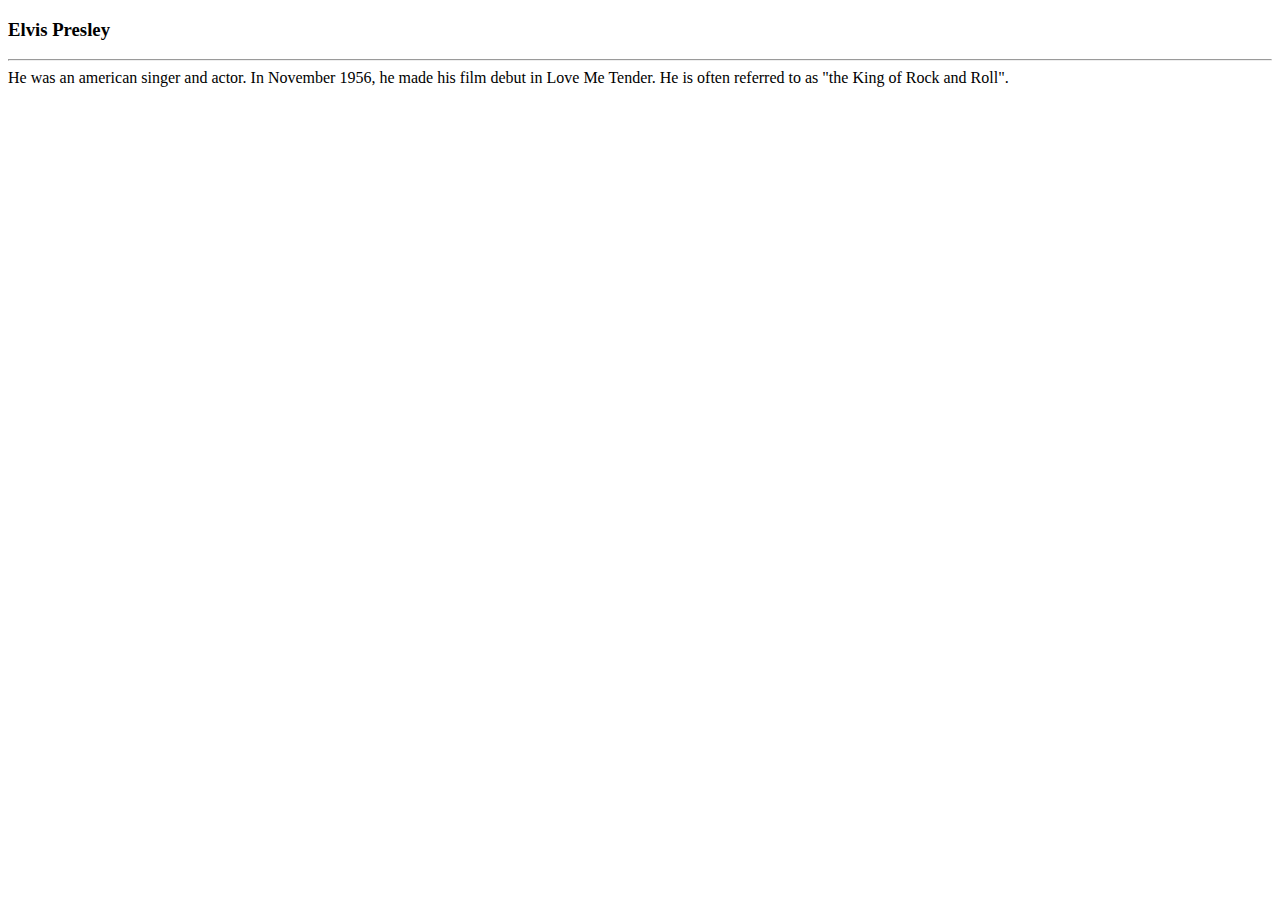
<file: Index.html>
<!DOCTYPE html>
<html>
<head>
<meta charset="UTF-8">
<title>�� �������� ���� ���</title>
</head>
<body>
<h3>Elvis Presley</h3>
<hr>
He was an american singer and actor. In November 1956, he made
his film debut in<span> Love Me Tender. </span>He is often referred to as "<span>the King of Rock and Roll</span>".
</body>
</html>
</file>
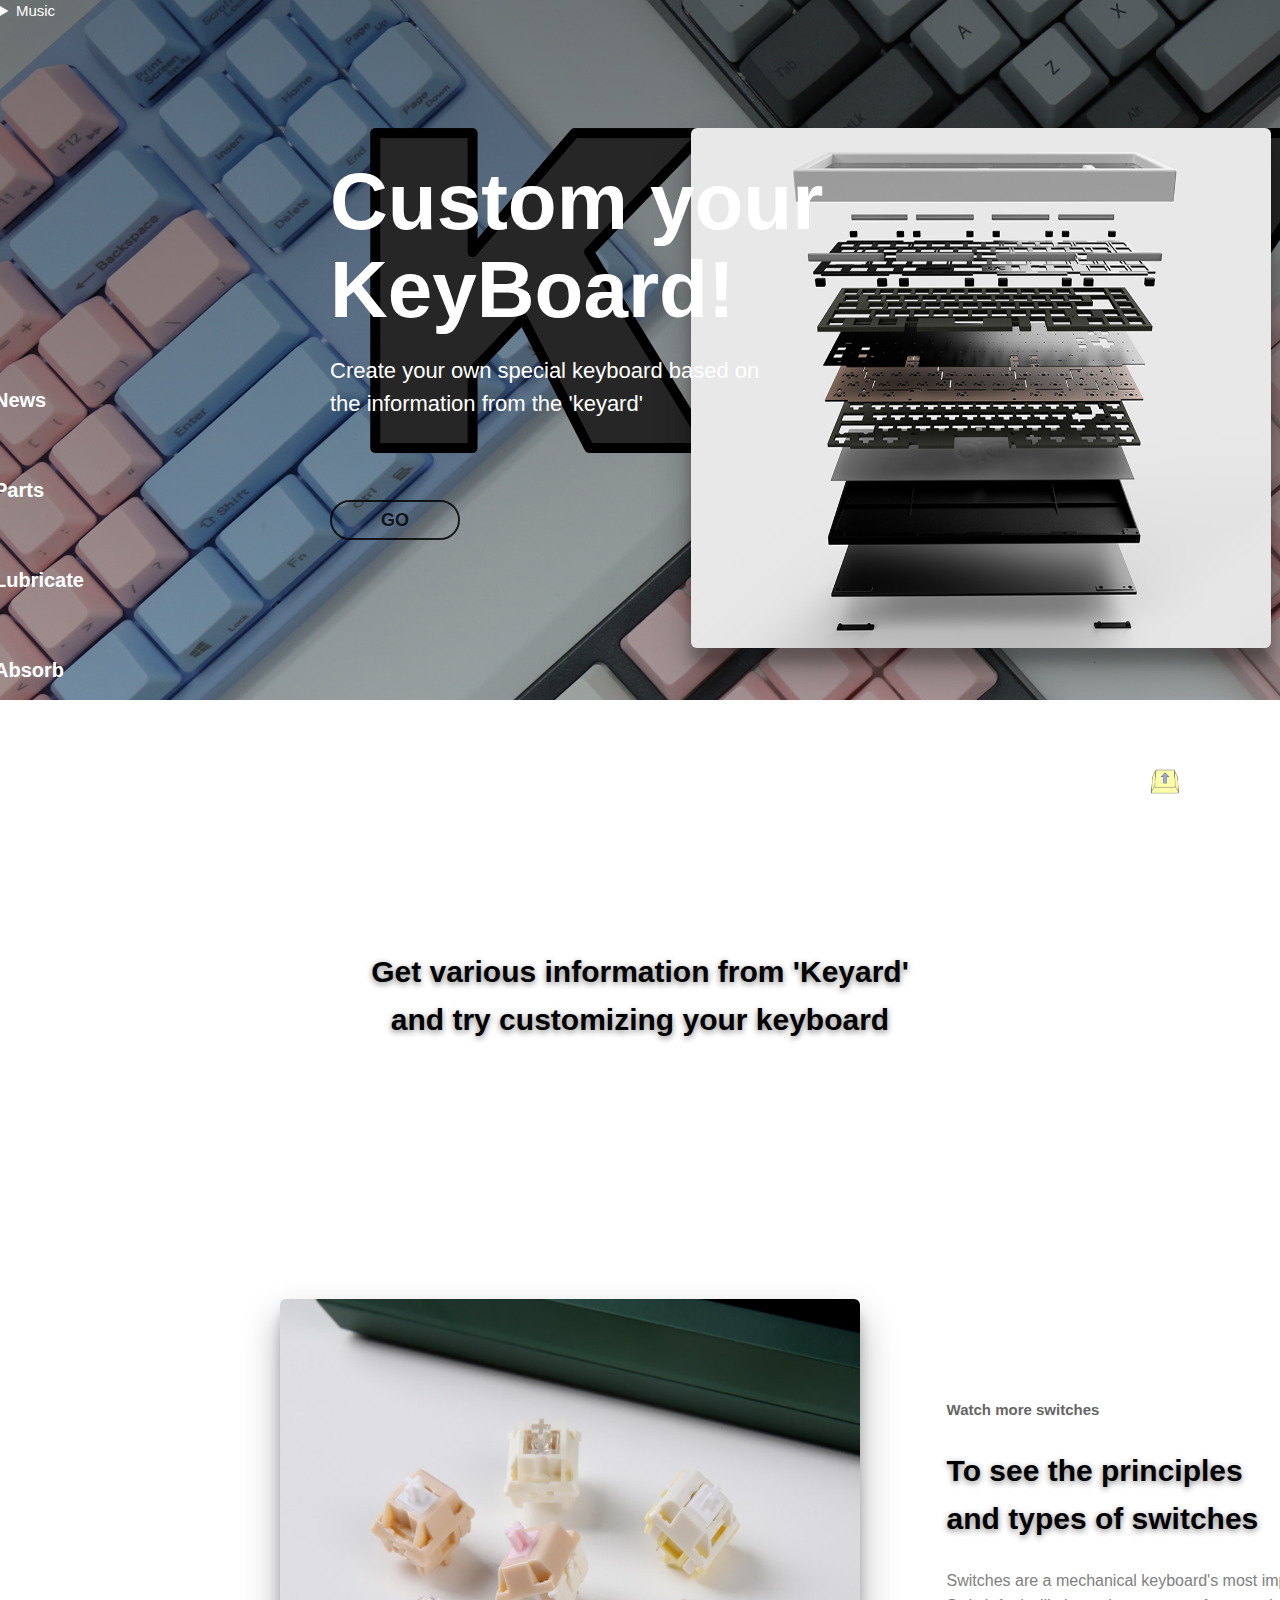
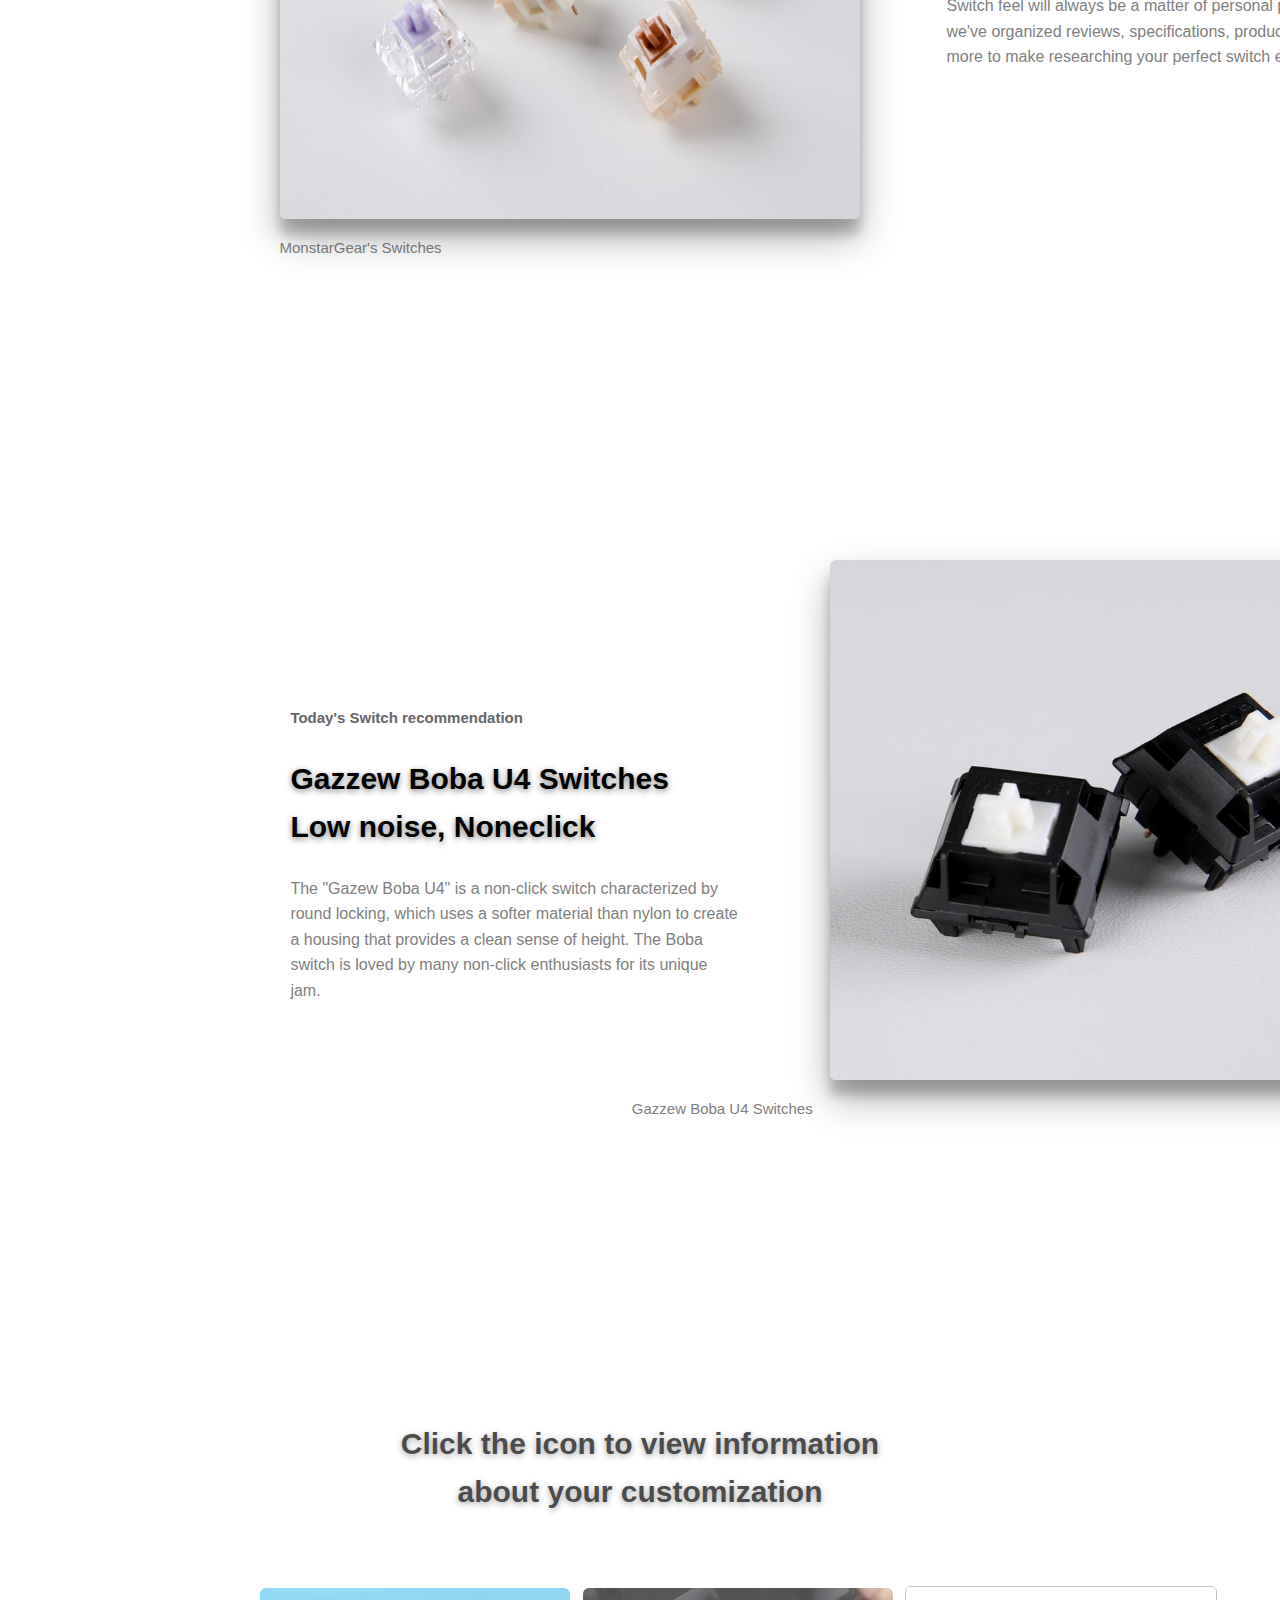
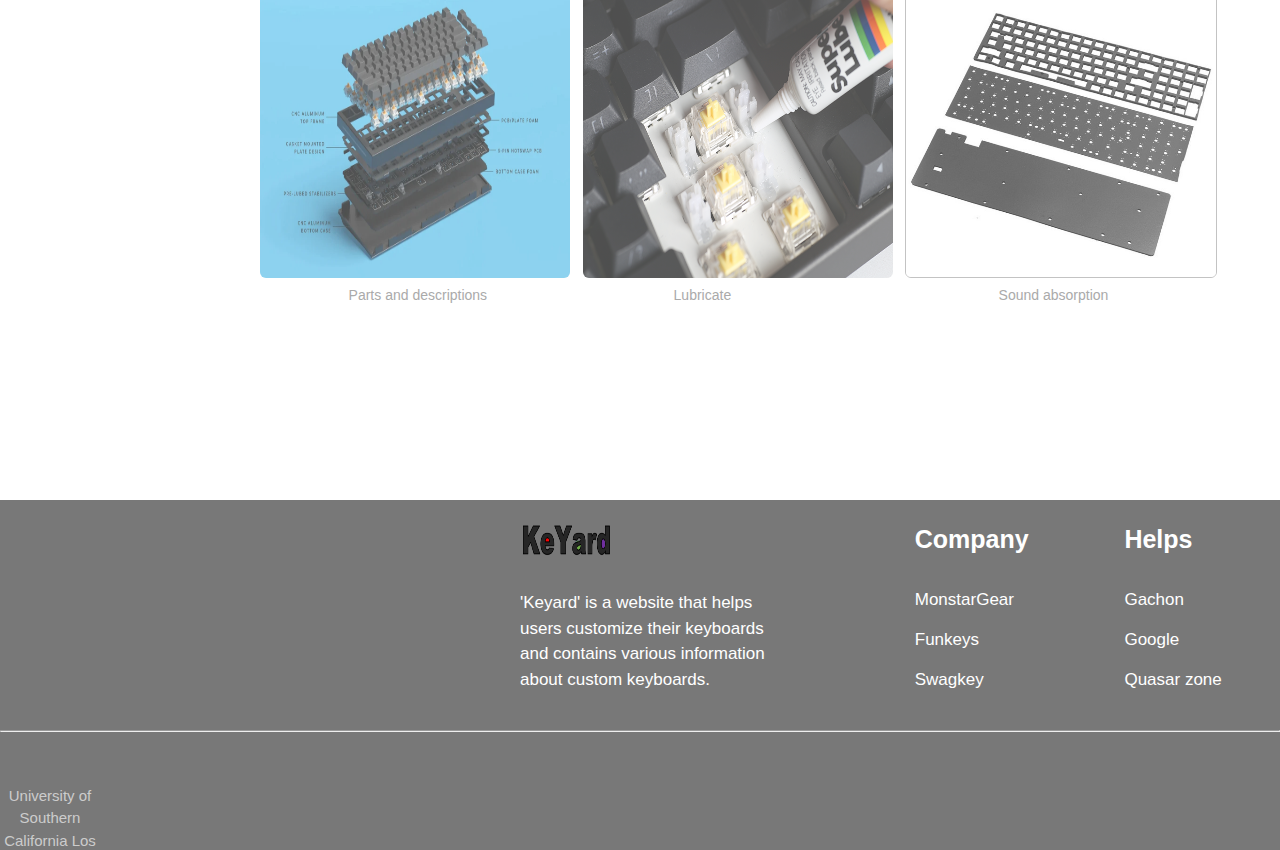
<file: index.html>
<!doctype html>
<html>

<head>
	<meta charset="utf-8">
	<title>Keyard</title>
	<link type="text/css" rel="stylesheet" href="css/reset.css">
	<link type="text/css" rel="stylesheet" href="css/style_index.css">
	<script>
		var audio = new Audio();

		function check() {
			if (audio.paused == false)
				stop()

			const musicNodeList = document.getElementsByName('music');

			musicNodeList.forEach((node) => {
				if (node.checked) {
					playMusic(node.value);
				}
			})
		}
		function playMusic(choice) {
			audio = new Audio(choice);
			audio.load();
			audio.play();
		}
		function stop() {
			audio.pause();
		}
	</script>
</head>

<body>



	<div id="maindiv">
		<div id="wrap"
			style="background-image: linear-gradient( rgba(0, 0, 0, 0.5), rgba(0, 0, 0, 0.3) ),url(image/varmilo.jpg); background-repeat: no-repeat;">
			<div class="spot">
				<span id="logoimg"><a href="https://klklgooa.github.io/" title="LOGO">
					<img src="image/logo7.png" alt="logo"></a>
				</span>
				<span>
				<details id="music_details">
					<summary>Music</summary>
					<ul style="float: left;">
						<li>
							<div><input type="radio" id="Milky" name="music" value="music/Milky.mp3"> <label
									for="Milky">mStone_Milky </label></div>
						</li>

						<li>
							<div><input type="radio" id="Gatron" name="music" value="music/Gatron.mp3"> <label
									for="Gatron">Gatron_Brown</label></div>
						</li>

						<li>
							<div><input type="radio" id="Meteor" name="music" value="music/Meteor_white.mp3"> <label
									for="Meteor">SP-star_Meteor_white</label></div>
						</li>
					</ul>
					<span>

						<input id="play_button" class="music_button" type="button" value="Play" onclick="check()">
						<input id="stop_button" class="music_button" type="button" value="Stop" onclick="stop()">

					</span>
				</details>
				<ul class="gnb-menu">
					<li><a href="https://coolenjoy.net/bbs/38?sca=%ED%82%A4%EB%B3%B4%EB%93%9C%EB%A7%88%EC%9A%B0%EC%8A%A4"
							class="active" title="MENU1">News</a></li>
					<li><a href="https://klklgooa.github.io/parts.html" class="active" title="MENU2">Parts</a></li>
					<li><a href="https://klklgooa.github.io/lubricate.html" class="active" title="MENU3">Lubricate</a>
					</li>
					<li><a href="https://klklgooa.github.io/absorb.html" class="active" title="MENU4">Absorb</a></li>
					<li><a href="https://geon.works/" class="active" title="MENU5">Sell</a></li>
				</ul>
			</span>
				<div>
					<div id="mainimg2">
						<img src="./image/parts.jpg">
					</div>
					<dl>
						<dt id="dt1"></dt>
						<dt>Custom your <br>KeyBoard!</dt>
						<dd>Create your own special keyboard based on the information from the 'keyard'</dd>

					</dl>
					<a href="https://klklgooa.github.io/parts.html" title="Go http">
						<button>GO<span class="blet-arr"></span></button>
					</a>
				</div>
			</div>

		</div>
		<nav>
			<div id="nav">
			</div>
		</nav>
		<section>
			<div id="section_blank1"></div>
			<div id="section1">
				<p>Get various information from 'Keyard'<br> and try customizing your keyboard</p>
			</div>
			<div id="section_blank2"></div>
			<div id="section2">
				<div id="section2_img">
					<a href="https://klklgooa.github.io/switches.html"><img src="./image/switch.jpg"></a>
				</div>
				<div id="section2_p">
					<div id="section2_p_blank"></div>
					<h1 style="width: 200px;">Watch more switches</h1>
					<div>
						<p id="section2_p1">To see the principles<br> and types of switches</p>
					</div>
					<div>
						<p id="section2_p2">
							Switches are a mechanical keyboard's most important feature. Switch feel will always be a
							matter of personal preference, but we've
							organized reviews, specifications, products, images, and more to make researching your
							perfect switch easier than ever.</p>
					</div>

				</div>
			</div>
			<p id="switches_tag">MonstarGear's Switches</p>
			<div id="section_blank3"></div>

			<div id="section3">
				<div id="section3_img">
					<a href="https://www.monstargear.co.kr/118/?idx=395"><img id="switch2"
							src="./image/switch2.jpg"></a>
				</div>
				<div id="section3_p">
					<div id="section3_p_blank"></div>
					<h1>Today's Switch recommendation</h1>
					<div>
						<p id="section3_p1">Gazzew Boba U4 Switches <br>Low noise, Noneclick</p>
					</div>
					<div>
						<p id="section3_p2">
							The "Gazew Boba U4" is a non-click switch characterized by round locking,
							which uses a softer material than nylon to create a housing that provides a clean
							sense of height. The Boba switch is loved by many non-click enthusiasts for its unique jam.
						</p>
					</div>

				</div>
			</div>
			<p id="Gazzew">Gazzew Boba U4 Switches</p>
			<div id="section_blank4"></div>
			<div id="section4">
				<p>Click the icon to view information <br>about your customization</p>
			</div>
			<div id="section_blank5"></div>
			<div id="images">
				<a href="https://klklgooa.github.io/parts.html"><img src="image/component.png"></a>
				<a href="https://klklgooa.github.io/lubricate.html"><img src="image/lube_main.png"
						class="imagesclass"></a>
				<a href="https://klklgooa.github.io/absorb.html"><img id="sound_absorption" class="imagesclass"
						src="image/absorp1.png"></a>
			</div>
			<div id="image_tag">
				<table id="image_table">
					<td id="Parts_tag">Parts and descriptions</td>
					<td id="Lube_tag">Lubricate</td>
					<td>Sound absorption</td>
				</table>
			</div>

		</section>
		<aside>
			<div id="aside">
			</div>
		</aside>

		<footer>
			<div id="footer">
				<div id="footer_about">
					<table id="table1" style="float: left;">
						<tr>
							<td id="footer_about_logo"><a href="https://klklgooa.github.io/"><img
										src="image/logo7.png"></a></td>
						</tr>
						<tr>
							<td rowspan="3">'Keyard' is a website that helps <br>users customize their
								keyboards <br>and contains various information <br> about custom
								keyboards.</td>
						</tr>
					</table>
					<table id="table2" style="float: left;">
						<tr>
							<td class="th">Company</td>
							<td class="th">Helps</td>
							<td class="th">Partner</td>
						</tr>
						<tr>
							<td><a href="https://smartstore.naver.com/monstarkorea">MonstarGear</a></td>
							<td><a href="https://www.gachon.ac.kr/kor/index.do">Gachon</a></td>
							<td><a href="https://www.youtube.com/@Taek_E">TechTaekE</a></td>
						</tr>
						<tr>
							<td><a href="http://www.funkeys.co.kr/">Funkeys</a></td>
							<td><a href="https://www.google.com">Google</a></td>
							<td><a href="https://www.tistory.com/">Tistory</a></td>
						</tr>
						<tr>
							<td><a
									href="https://smartstore.naver.com/swagkey/category/fbbf349440f9459cb6d8a252f93cdfa0">Swagkey</a>
							</td>
							<td><a href="https://quasarzone.com/">Quasar zone</a></td>
							<td><a href="https://blog.naver.com/12tuna">YoonELEC</a></td>
						</tr>
					</table>
				</div>
				<br>
				<hr>
				<span id="footer_copyright">
					<address>
						University of Southern California Los Angeles, CA 970310
						(213) 740-2311
					</address>
					<p>Conditions of UsePrivacy NoticeInterest-Based Ads© 1997-2023, Keyard.com, Inc. or its affiliates
					</p>
				</span>
				<div class="scrollToTop">
					<a href="#footer_copyright"><img src="image/scroll_up.png"></a>
				</div>
			</div>
		</footer>

	</div>
</body>

</html>
</file>
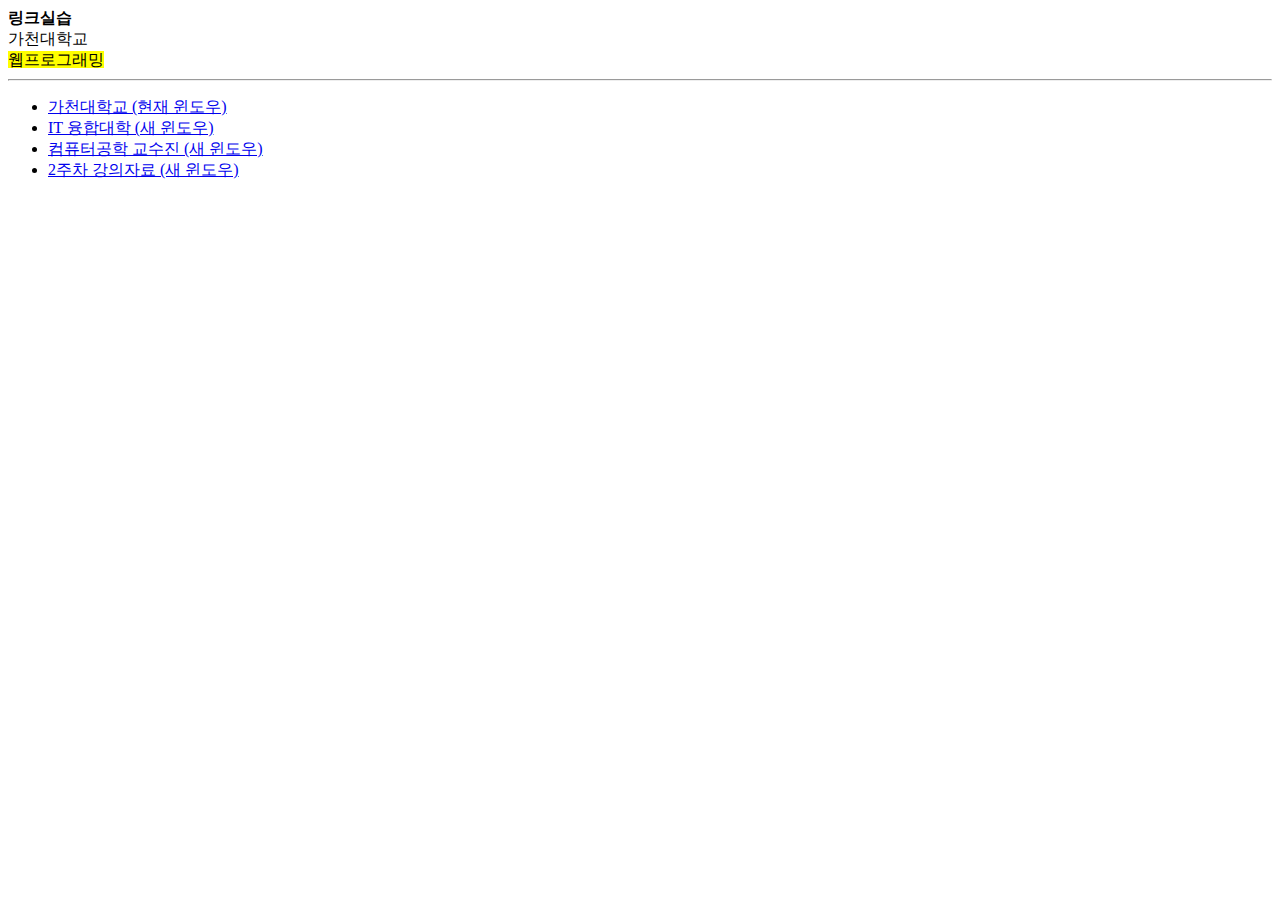
<file: 2_EX.html>
<!DOCTYPE html>
<html>
<head><title>2023년 3월15일 실습</title></head>
<body>
<strong>링크실습</strong><br>
가천대학교<br>
<mark>웹프로그래밍</mark><br>
<hr>
<ul>
	<li>
		<a href="https://www.gachon.ac.kr/kor/index.do" target="_self">가천대학교 (현재 윈도우)</a> 
	<li><a href="https://www.gachon.ac.kr/kor/1011/subview.do" target="_blank">IT 융합대학 (새 윈도우)</a>
	<li><a href="https://www.gachon.ac.kr/cs/5894/subview.do" target="_blank">컴퓨터공학 교수진 (새 윈도우)</a>
	<li><a href="C:\Users\user\OneDrive - gachon.ac.kr\3-1강의 자료\웹프로그래밍\ch02\chap2_2.pdf" target="_blank">2주차 강의자료 (새 윈도우)</a>
</ul>
</body>
</html>
</file>
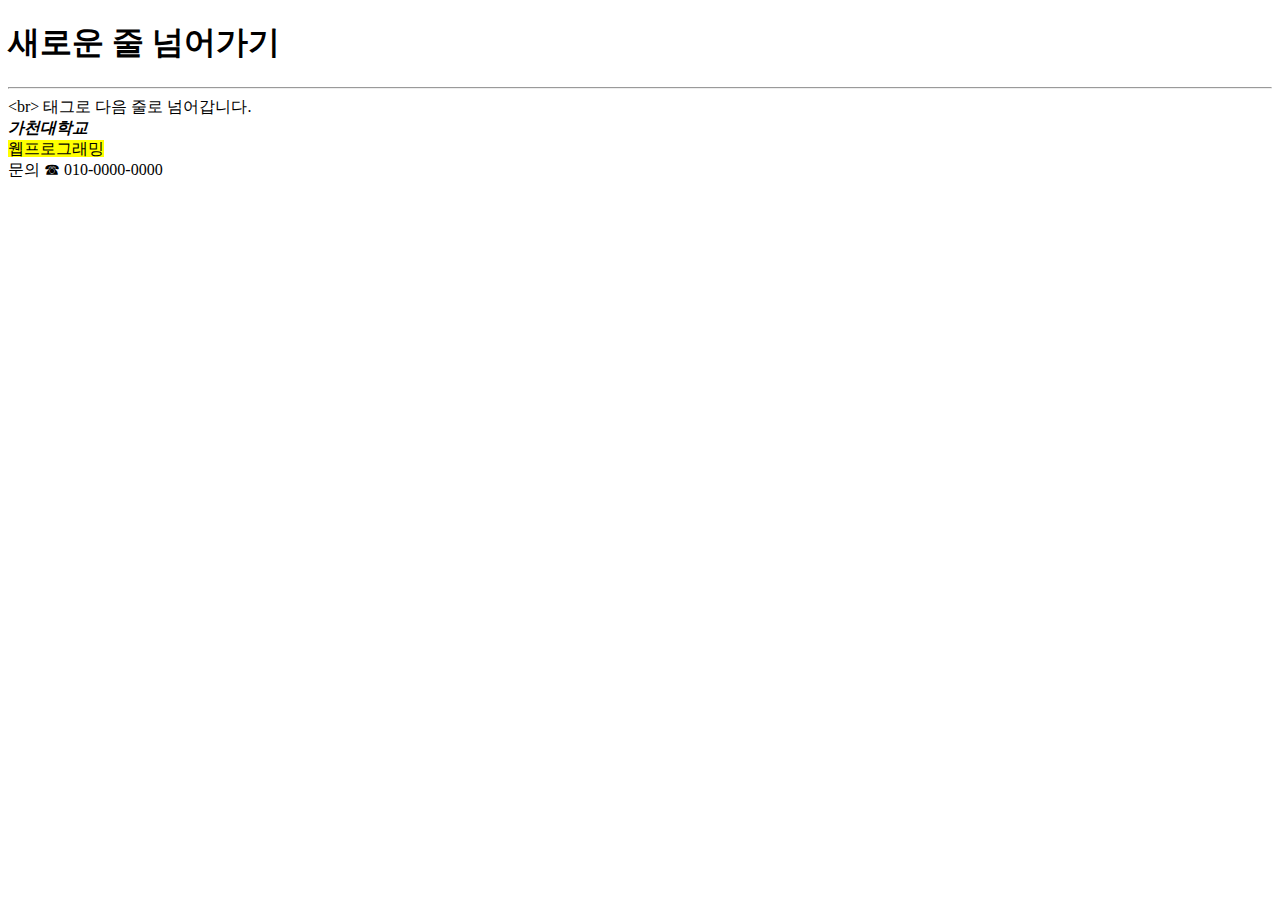
<file: Index2.html>
<!DOCTYPE html>
<html>
<head>
<meta charset="utf-8">
<title>2023년3월9일 실습</title>
</head>
<body>
<h1>새로운 줄 넘어가기</h1>
<hr>
&lt;br&gt;&nbsp;태그로 다음 줄로 넘어갑니다.<br>
<b><i>가천대학교</i></b><br>
<mark>웹프로그래밍</mark><br>
문의&nbsp;&phone;&nbsp;010-0000-0000
</body>
</html>
</file>
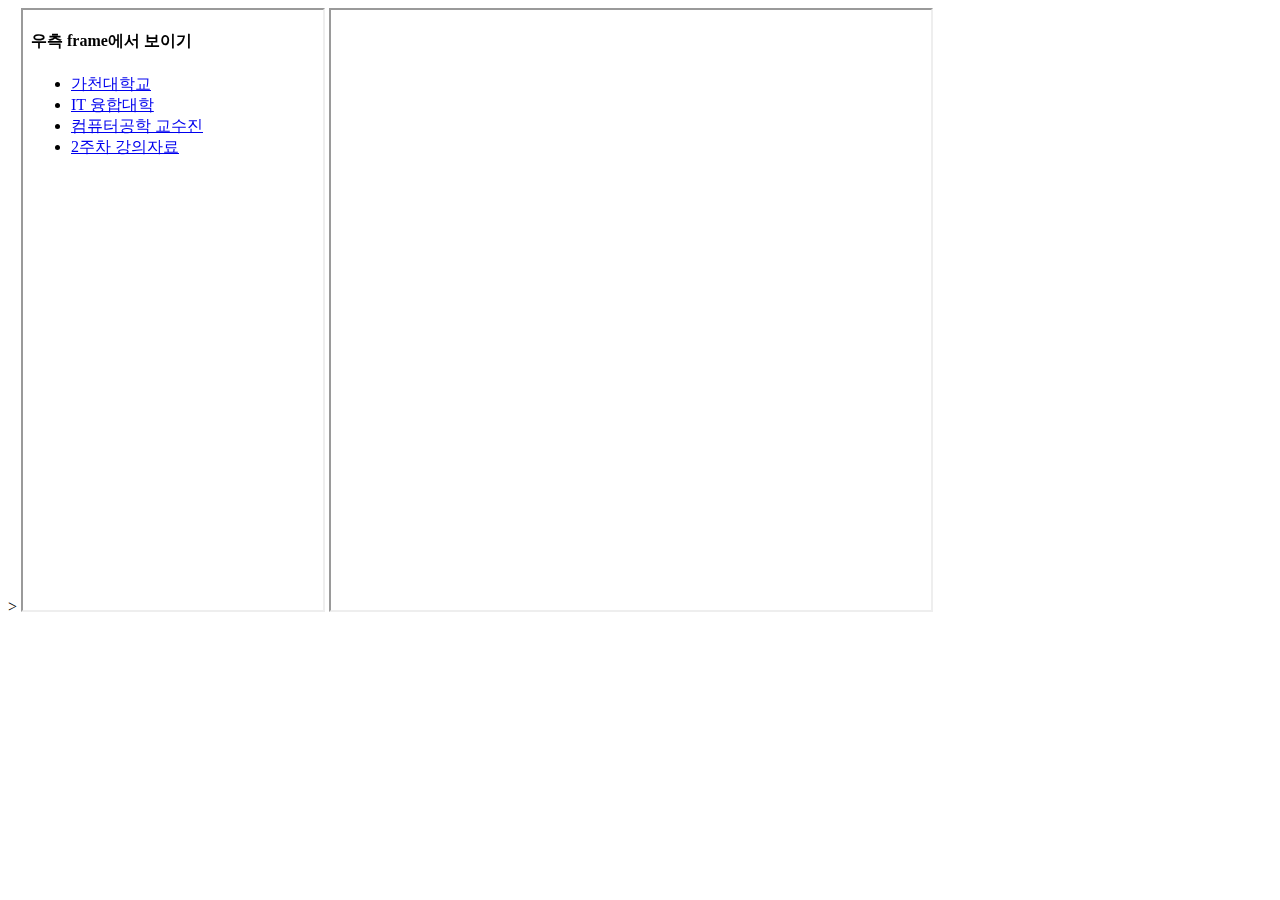
<file: mainframe.html>
<!DOCTYPE html>
<html>
<head>></head>
<body>
<iframe src="https://klklgooa.github.io/siteframe.html" name="left" width="300" height="600"></iframe>
<iframe src="https://www.gachon.ac.kr/kor/index.do" name="right" width="600" height="600">	

<iframe src="https://www.gachon.ac.kr/kor/1011/subview.do" name="right" width="600" height="600">	

<iframe src="https://www.gachon.ac.kr/cs/5894/subview.do" name="right" width="600" height="600">	

<iframe src="C:\Users\user\OneDrive - gachon.ac.kr\3-1강의 자료\웹프로그래밍\ch02\chap2_2.pdf" name="right" width="600" height="600">	
</iframe>
</body>
</html>
</file>
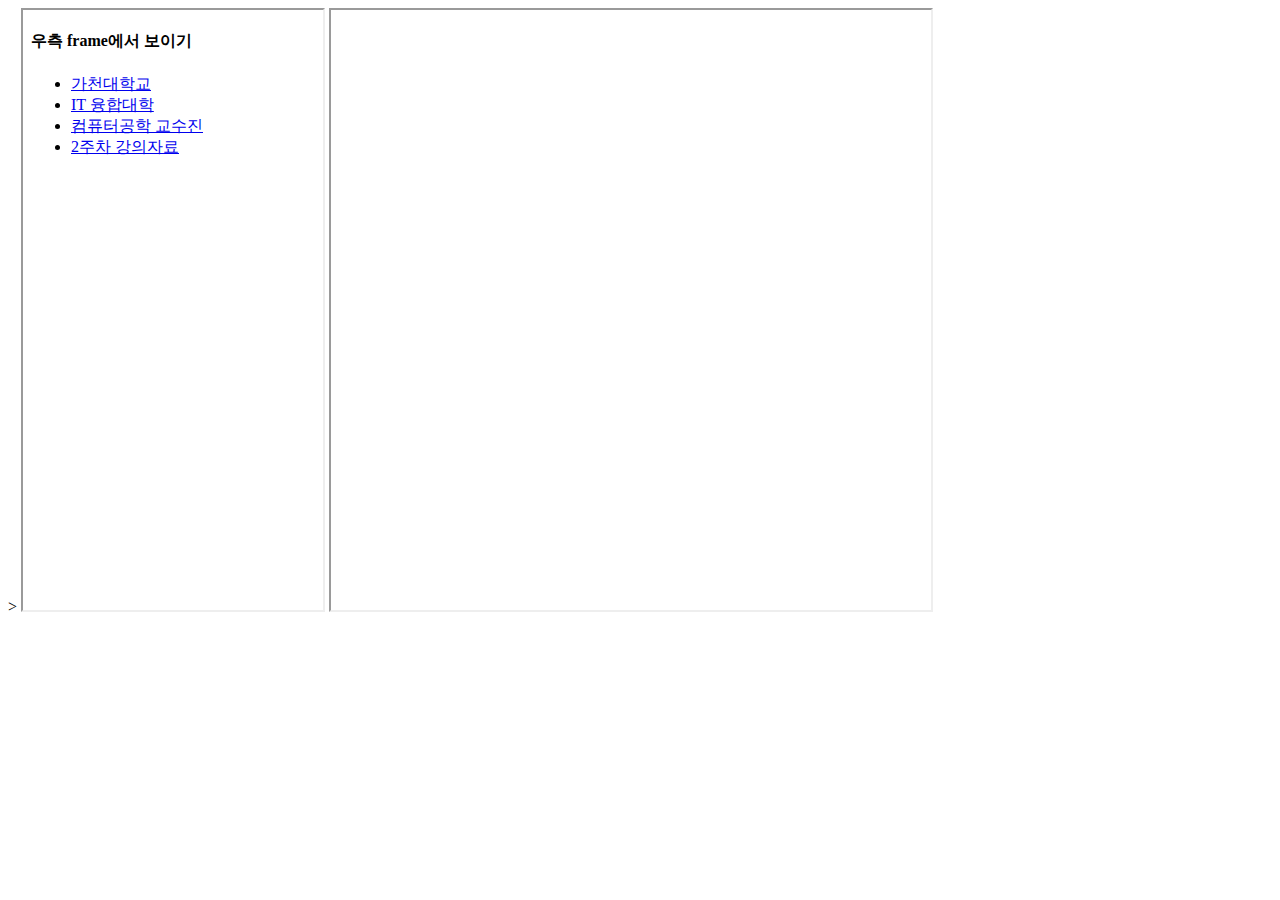
<file: rightframe.html>
<!DOCTYPE html>
<html>
<head>></head>
<body>
<iframe src="siteframe.html" name="left" width="300" height="600"></iframe>
<iframe src="https://www.gachon.ac.kr/kor/index.do" name="right" width="600" height="600">	

<iframe src="https://www.gachon.ac.kr/kor/1011/subview.do" name="right" width="600" height="600">	

<iframe src="https://www.gachon.ac.kr/cs/5894/subview.do" name="right" width="600" height="600">	

<iframe src="C:\Users\user\OneDrive - gachon.ac.kr\3-1강의 자료\웹프로그래밍\ch02\chap2_2.pdf" name="right" width="600" height="600">	
</iframe>
</body>
</html>
</file>
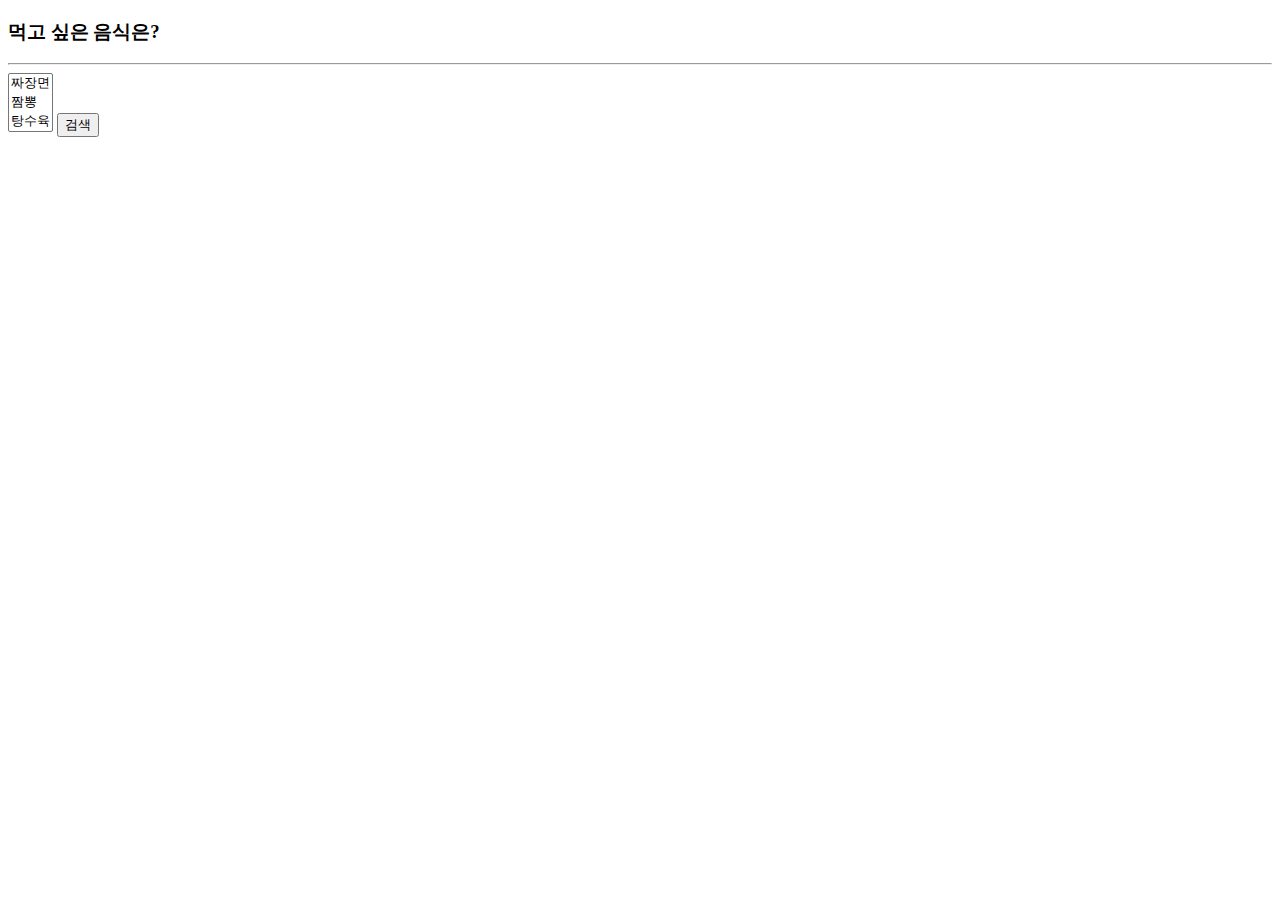
<file: selectEx.html>
<!DOCTYPE html>
<html>
<head><title>콤보박스 만들기</title></head>
<body>
<h3>먹고 싶은 음식은?</h3>
<hr>
<form name="sform"
		action ="https://search.naver.com/search.naver"
		method="get">
<select name="query" size="3" multiple>
	<option value="짜장면">짜장면</option>
	<option value="짬뽕">짬뽕</option>
	<option value="탕수육">탕수육</option>
</select>
<input type="submit"value="검색">
</form>
</body>
</html>
</file>
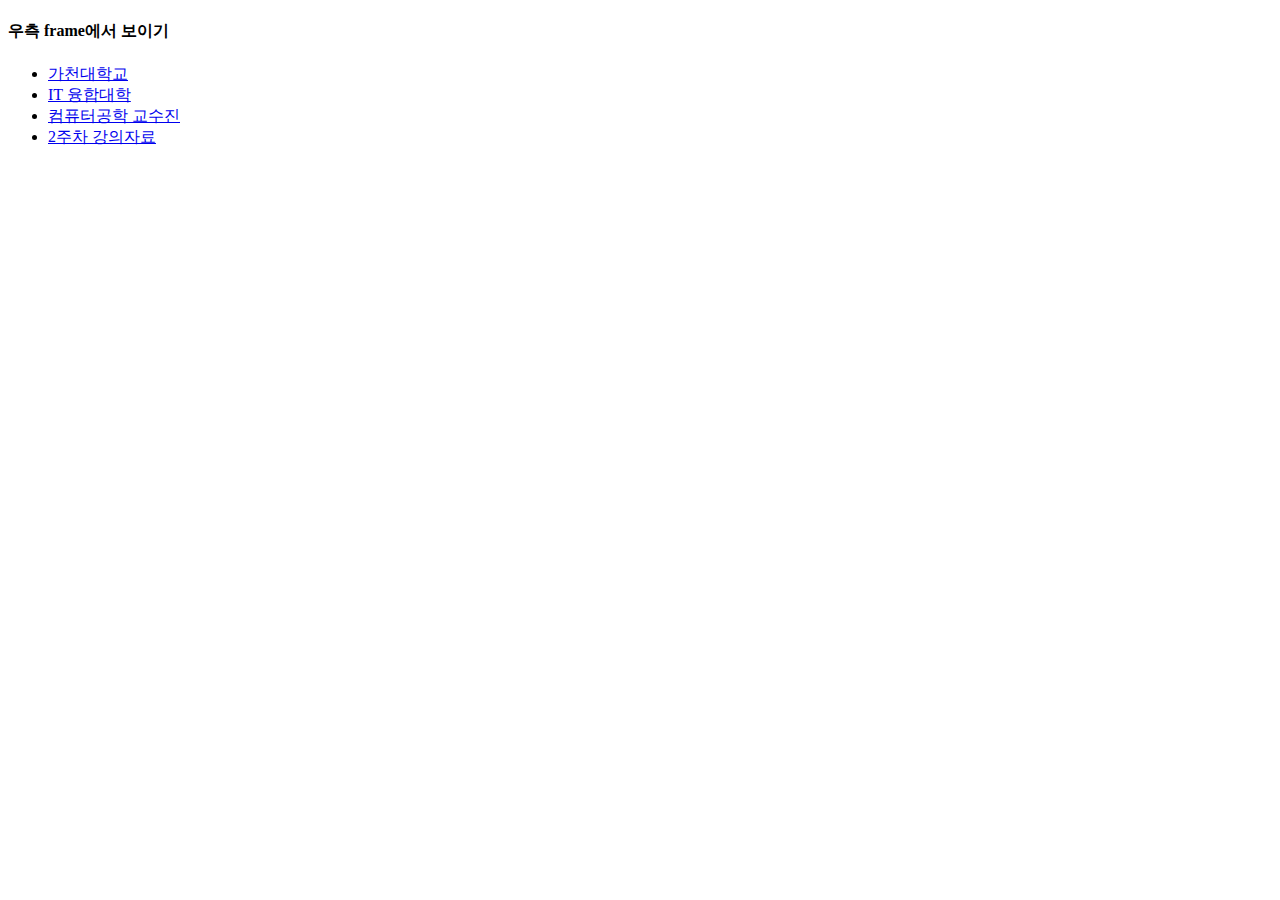
<file: siteframe.html>
<!DOCTYPE html>
<html>
<head><title>우측 frame에서 보이기</title></head>
<body>
<h4>우측 frame에서 보이기</h4>
<ul>
	<li><a href="#" target="right">가천대학교</a> 
	<li><a href="https://www.gachon.ac.kr/kor/1011/subview.do" target="right">IT 융합대학</a>
	<li><a href="https://www.gachon.ac.kr/cs/5894/subview.do" target="right">컴퓨터공학 교수진</a>
	<li><a href="https://klklgooa.github.io/chap2.pdf" target="right">2주차 강의자료</a>
</ul>
</body>
</html>
</file>
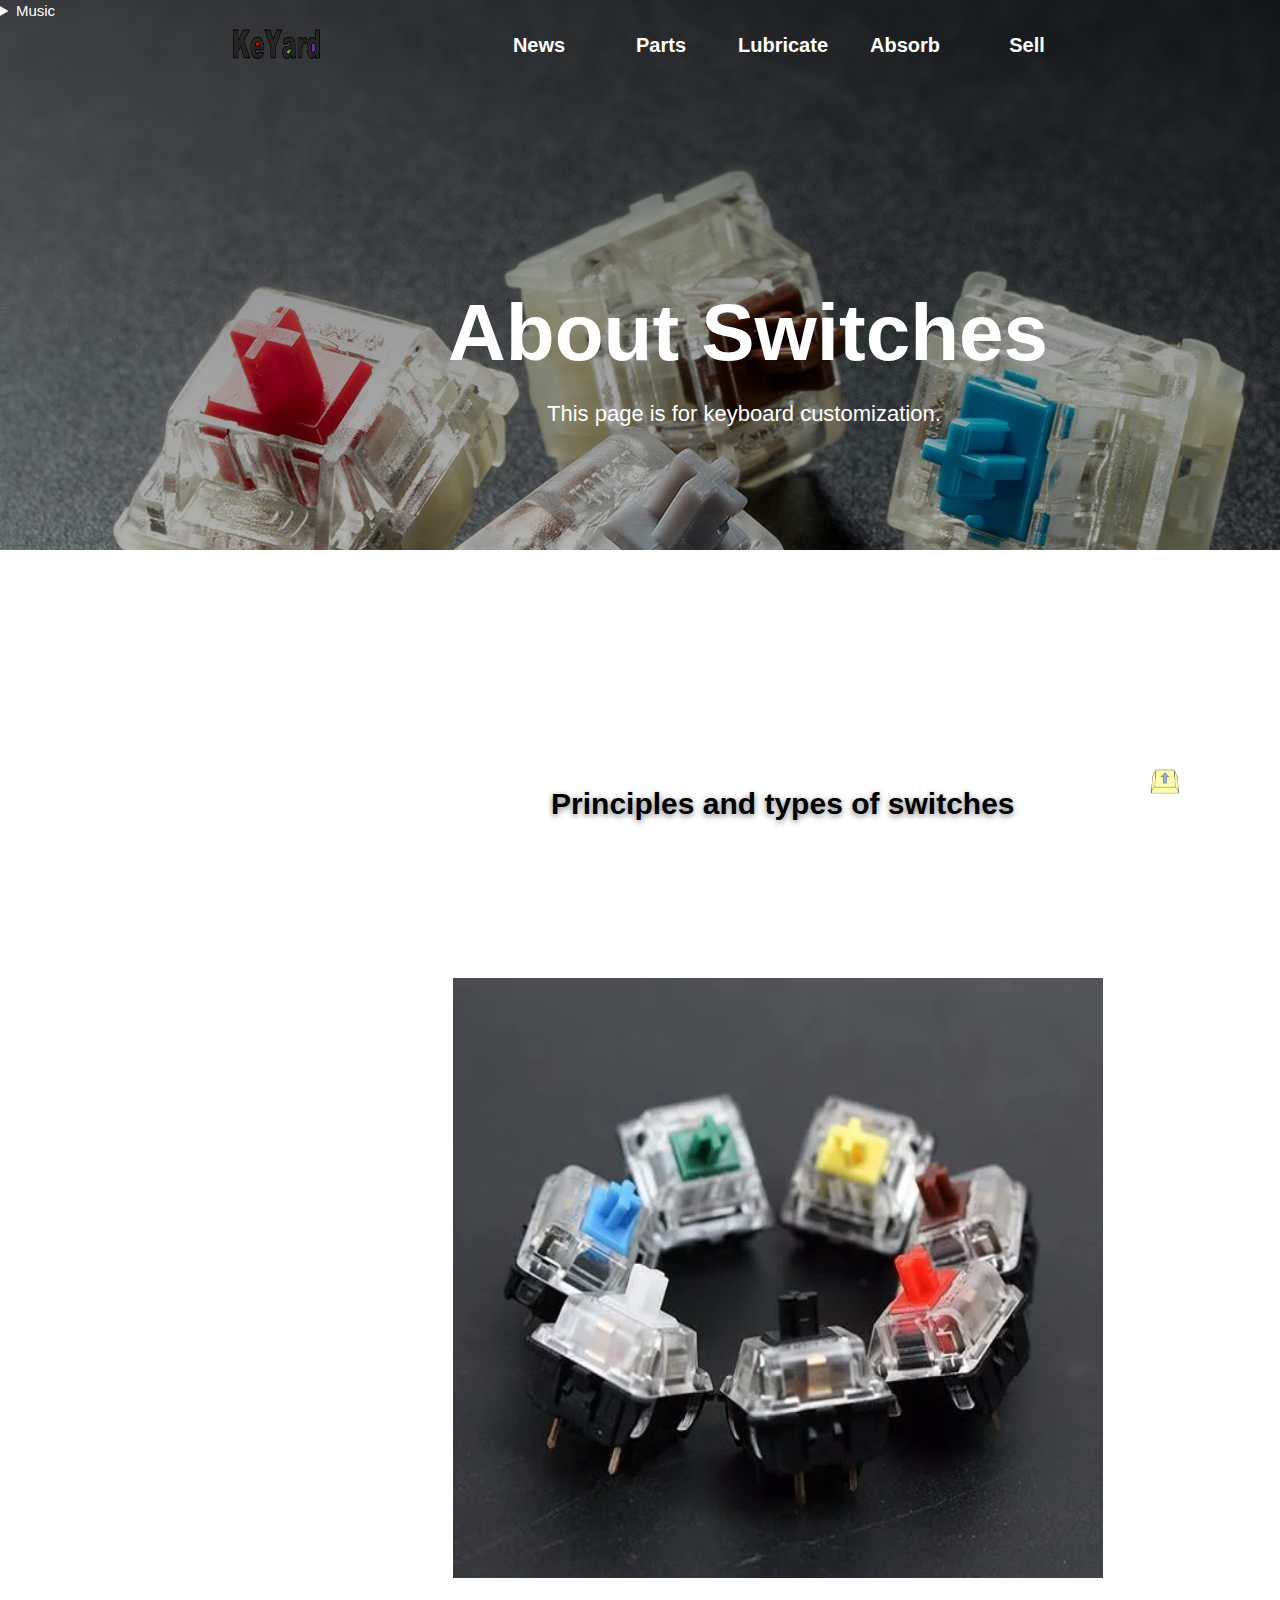
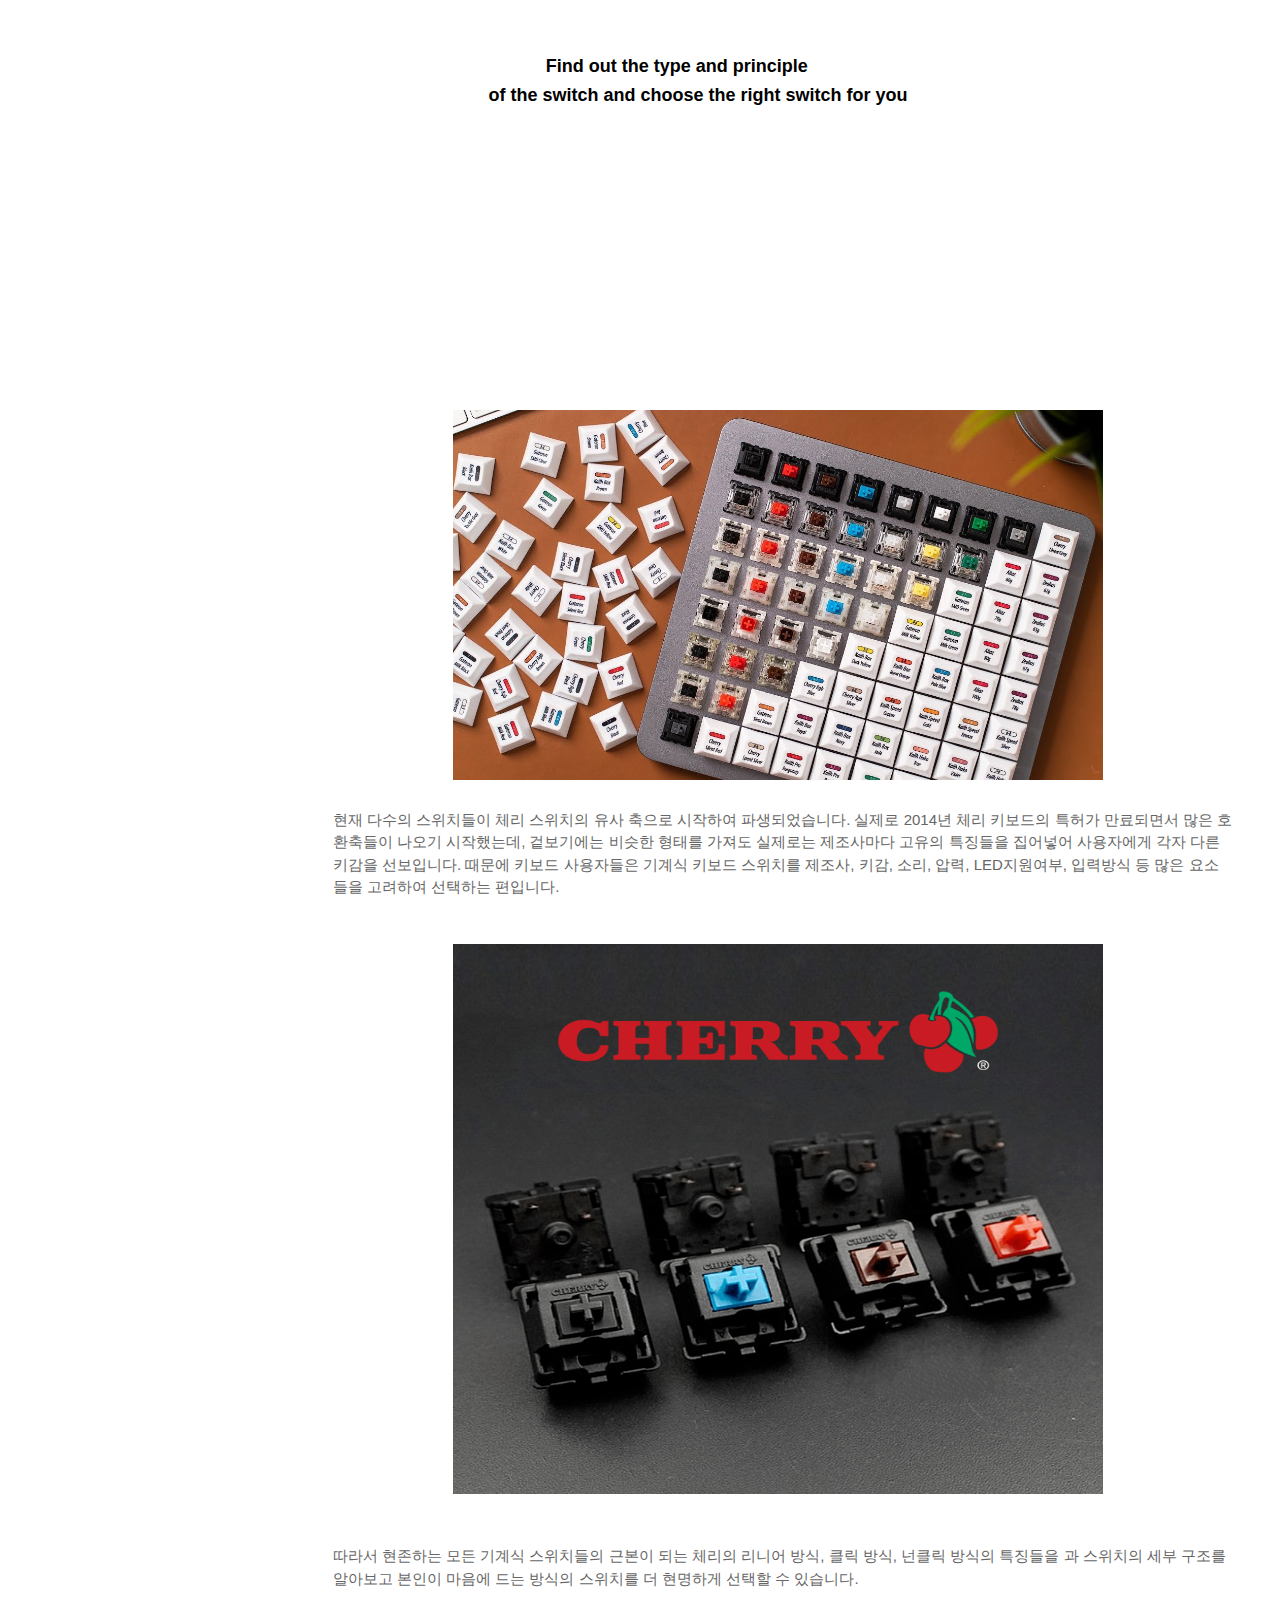
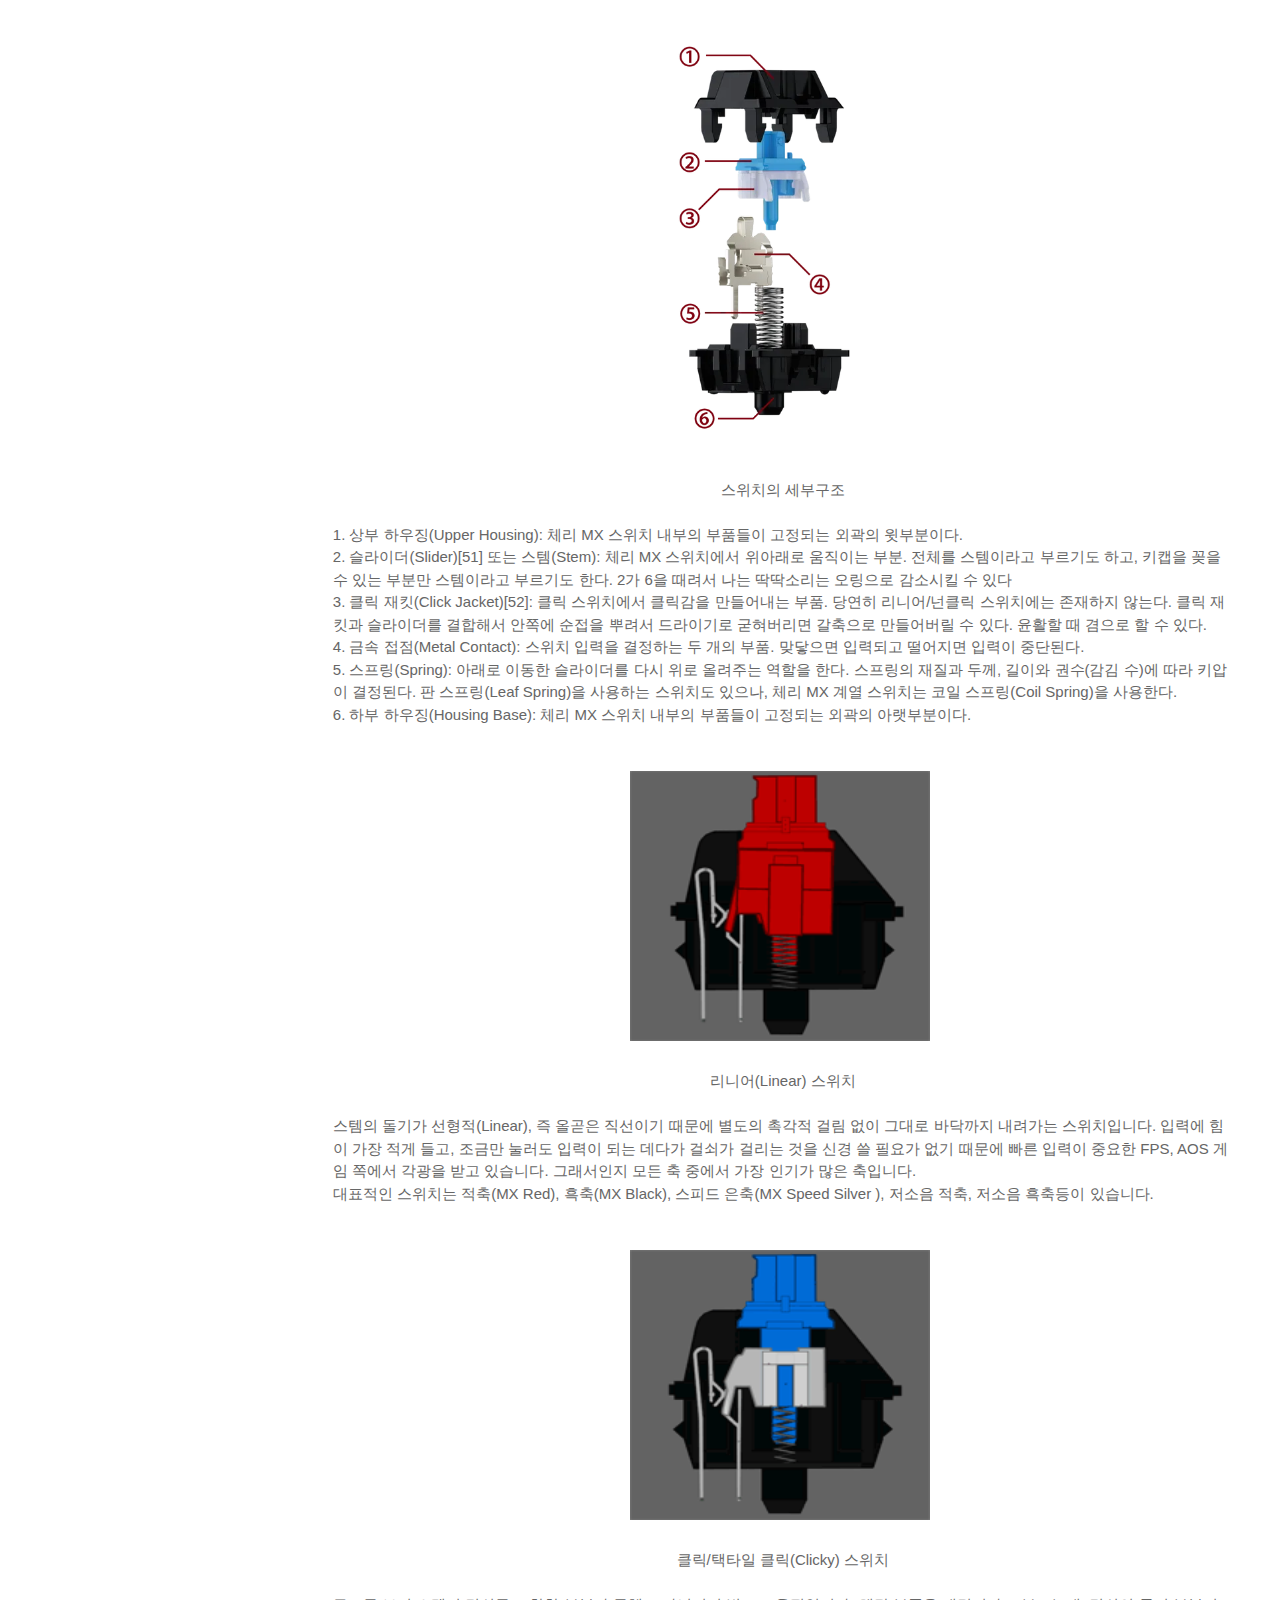
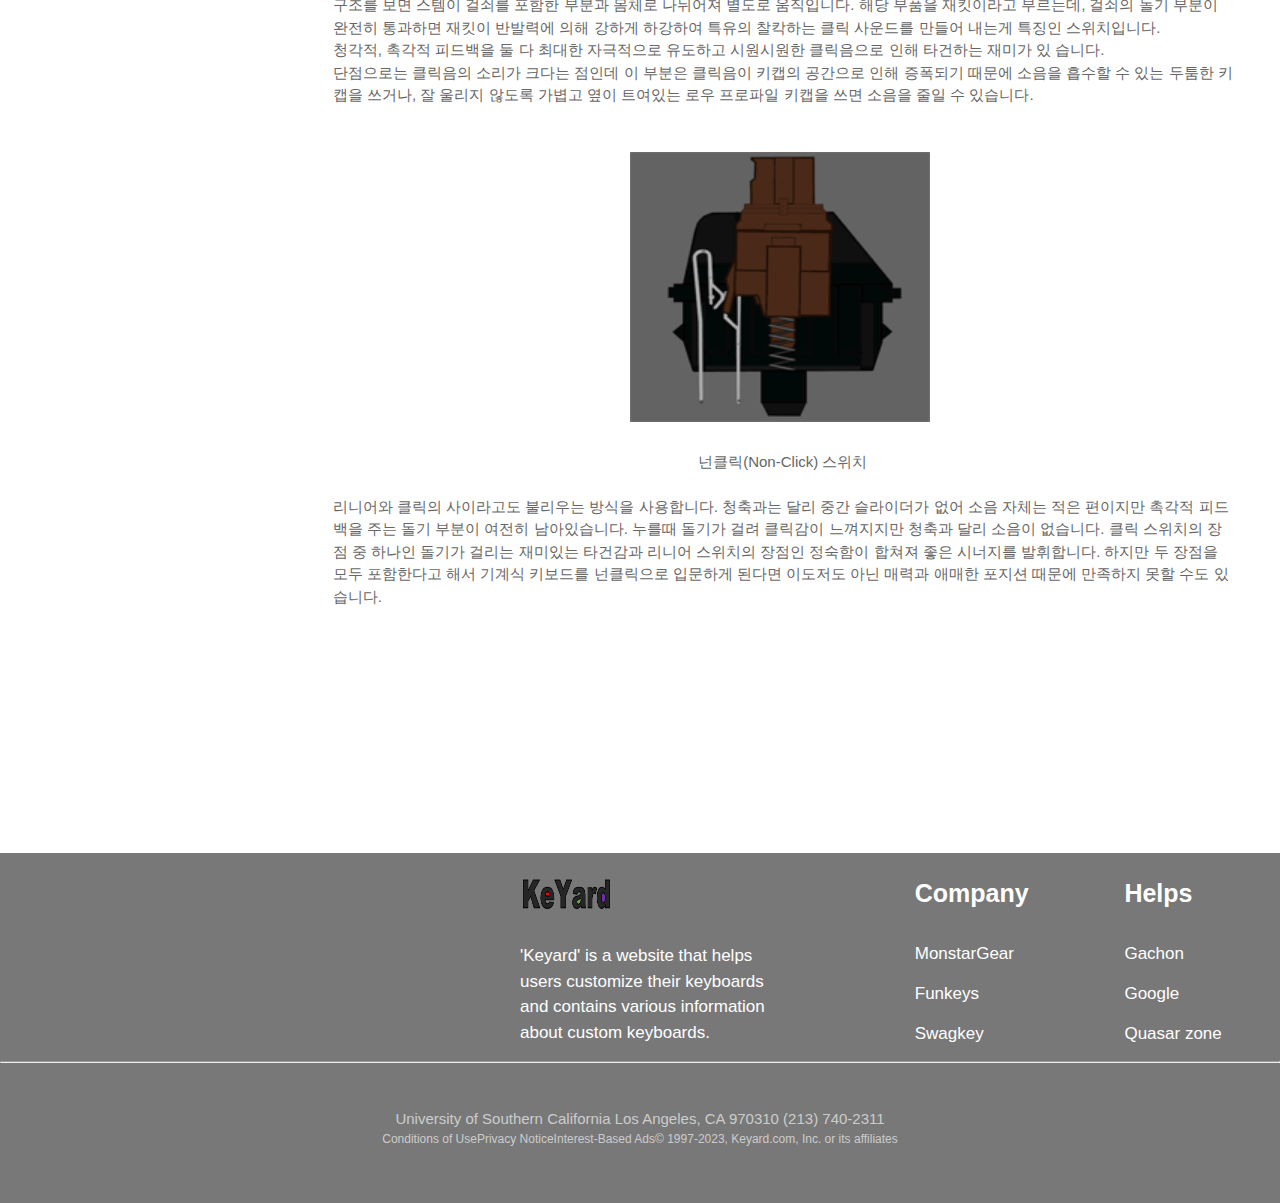
<file: switches.html>
<!doctype html>
<html>

<head>
    <meta charset="utf-8">
    <title>Keyard</title>
    <link type="text/css" rel="stylesheet" href="css/reset.css">
    <link type="text/css" rel="stylesheet" href="css/style_switches.css">
    <script>
		var audio = new Audio();

		function check() {
			if (audio.paused == false)
				stop()

			const musicNodeList = document.getElementsByName('music');

			musicNodeList.forEach((node) => {
				if (node.checked) {
					playMusic(node.value);
				}
			})
		}
		function playMusic(choice) {
			audio = new Audio(choice);
			audio.load();
			audio.play();
		}
		function stop() {
			audio.pause();
		}
	</script>
</head>

<body>

    <div id="maindiv">
        <div id="wrap"
            style="background-image: linear-gradient( rgba(0, 0, 0, 0.5), rgba(0, 0, 0, 0.3) ),url(image/switches_main3.png); background-repeat: no-repeat;">

            <header>
                <details id="music_details">
                    <summary>Music</summary>
                    <ul style="float: left;">
                        <li>
                            <div><input type="radio" id="Milky" name="music" value="music/Milky.mp3"> <label
                                    for="Milky">mStone_Milky </label></div>
                        </li>

                        <li>
                            <div><input type="radio" id="Gatron" name="music" value="music/Gatron.mp3"> <label
                                    for="Gatron">Gatron_Brown</label></div>
                        </li>

                        <li>
                            <div><input type="radio" id="Meteor" name="music" value="music/Meteor_white.mp3"> <label
                                    for="Meteor">SP-star_Meteor_white</label></div>
                        </li>
                    </ul>
                    <span>

                        <input id="play_button" class="music_button" type="button" value="Play" onclick="check()">
                        <input id="stop_button" class="music_button" type="button" value="Stop" onclick="stop()">

                    </span>
                </details>

                <span id="logoimg"><a href="https://klklgooa.github.io/" title="LOGO"><img src="image/logo7.png"
                            alt="logo"></a></span>
                <ul class="gnb-menu">
                    <li><a href="https://coolenjoy.net/bbs/38?sca=%ED%82%A4%EB%B3%B4%EB%93%9C%EB%A7%88%EC%9A%B0%EC%8A%A4"
                            class="active" title="MENU1">News</a></li>
                    <li><a href="https://klklgooa.github.io/parts.html" class="active" title="MENU2">Parts</a></li>
                    <li><a href="https://klklgooa.github.io/lubricate.html" class="active" title="MENU3">Lubricate</a>
                    </li>
                    <li><a href="https://klklgooa.github.io/absorb.html" class="active" title="MENU4">Absorb</a></li>
                    <li><a href="https://geon.works/" class="active" title="MENU5">Sell</a></li>
                </ul>
            </header>

            <div class="spot">
                <div>
                    <dl>
                        <dt>About Switches</dt>
                        <dd>This page is for keyboard customization.
                        </dd>
                    </dl>
                </div>
            </div>

        </div>
        <nav>
            <div id="nav">
            </div>
        </nav>
        <section>
            <div id="section_blank1"></div>
            <div id="section1">
                <p>Principles and types of switches</p>
            </div>
            <div id="section_blank2"></div>
            <div id="section2">

            </div>
            <div id="section_blank3"></div>
            <div id="parts_explain">
                <img src="image/switches_main.png" style="width: 650px; height: 600px; margin-left: 120px;">
            </div>
            <p><br></p>
            <p><br></p>
            <p><br></p>
            <span id="parts_explain_p1" class="parts_explain">Find out the type and principle<br></span>
            <span id="parts_explain_p2" class="parts_explain">of the switch and choose the right switch for
                you<br></span>

            <div id="section_blank4"></div>

            <div id="section3">
                <img src="image/switches_main2.jpg" style="width: 650px; height: 370px; margin-left: 120px;">
                <p><br></p>
                <p>
                    현재 다수의 스위치들이 체리 스위치의 유사 축으로 시작하여 파생되었습니다.
                    실제로 2014년 체리 키보드의 특허가 만료되면서 많은 호환축들이 나오기 시작했는데,
                    겉보기에는 비슷한 형태를 가져도 실제로는 제조사마다 고유의 특징들을 집어넣어 사용자에게 각자 다른 키감을 선보입니다.
                    때문에 키보드 사용자들은 기계식 키보드 스위치를 제조사, 키감, 소리, 압력, LED지원여부, 입력방식 등
                    많은 요소들을 고려하여 선택하는 편입니다.
                </p>
                <p><br></p>
                <p><br></p>
                <img src="image/switch_main3.png" style="width: 650px; height: 550px; margin-left: 120px;">
                <p><br></p>
                <p><br></p>
                <p>
                    따라서 현존하는 모든 기계식 스위치들의 근본이 되는 체리의 리니어 방식, 클릭 방식, 넌클릭 방식의 특징들을
                    과 스위치의 세부 구조를 알아보고 본인이 마음에 드는 방식의 스위치를 더 현명하게 선택할 수 있습니다.
                </p>
                <p><br></p>
                <p><br></p>
                <img src="image/switch_parts.jpg" style="width: 75%px; height: 75%; margin-left: 36%;">
                <p><br></p>
                <p id="section3_parts_p">
                <p class="center_p">스위치의 세부구조</p><br>
                1. 상부 하우징(Upper Housing): 체리 MX 스위치 내부의 부품들이 고정되는 외곽의 윗부분이다.<br>
                2. 슬라이더(Slider)[51] 또는 스템(Stem): 체리 MX 스위치에서 위아래로 움직이는 부분. 전체를 스템이라고
                부르기도 하고, 키캡을 꽂을 수 있는 부분만 스템이라고 부르기도 한다. 2가 6을 때려서 나는 딱딱소리는 오링으로 감소시킬 수 있다<br>
                3. 클릭 재킷(Click Jacket)[52]: 클릭 스위치에서 클릭감을 만들어내는 부품. 당연히 리니어/넌클릭
                스위치에는 존재하지 않는다. 클릭 재킷과 슬라이더를 결합해서 안쪽에 순접을 뿌려서 드라이기로 굳혀버리면 갈축으로 만들어버릴 수 있다. 윤활할 때 겸으로 할 수 있다.<br>
                4. 금속 접점(Metal Contact): 스위치 입력을 결정하는 두 개의 부품. 맞닿으면 입력되고 떨어지면
                입력이 중단된다.<br>
                5. 스프링(Spring): 아래로 이동한 슬라이더를 다시 위로 올려주는 역할을 한다. 스프링의 재질과
                두께, 길이와 권수(감김 수)에 따라 키압이 결정된다. 판 스프링(Leaf Spring)을 사용하는
                스위치도 있으나, 체리 MX 계열 스위치는 코일 스프링(Coil Spring)을 사용한다.<br>
                6. 하부 하우징(Housing Base): 체리 MX 스위치 내부의 부품들이 고정되는 외곽의 아랫부분이다.
                </p>


                <p><br></p>
                <p><br></p>
                <img src="image/cherry_red.gif" style="width: 300px; height: 270px; margin-left: 33%;">
                <p><br></p>
                <p>
                <p class="center_p">리니어(Linear) 스위치</p><br>
                스템의 돌기가 선형적(Linear), 즉 올곧은 직선이기 때문에 별도의 촉각적 걸림 없이 그대로
                바닥까지 내려가는 스위치입니다.
                입력에 힘이 가장 적게 들고, 조금만 눌러도 입력이 되는 데다가 걸쇠가 걸리는 것을 신경 쓸
                필요가 없기 때문에 빠른 입력이 중요한 FPS, AOS 게임 쪽에서 각광을 받고 있습니다. 그래서인지
                모든 축 중에서 가장 인기가 많은 축입니다.<br>
                대표적인 스위치는 적축(MX Red), 흑축(MX Black), 스피드 은축(MX Speed Silver ),
                저소음 적축, 저소음 흑축등이 있습니다.
                </p>
                <p><br></p>
                <p><br></p>
                <img src="image/cherry_blue.gif" style="width: 300px; height: 270px; margin-left: 33%;">
                <p><br></p>
                <p>
                <p class="center_p">클릭/택타일 클릭(Clicky) 스위치</p><br>
                구조를 보면 스템이 걸쇠를 포함한 부분과 몸체로 나뉘어져 별도로 움직입니다. 해당 부품을 재킷이라고 부르는데,
                걸쇠의 돌기 부분이 완전히 통과하면 재킷이 반발력에 의해 강하게 하강하여 특유의 찰칵하는 클릭 사운드를
                만들어 내는게 특징인 스위치입니다. <br>
                청각적, 촉각적 피드백을 둘 다 최대한 자극적으로 유도하고 시원시원한 클릭음으로 인해 타건하는 재미가 있
                습니다. <br>
                단점으로는 클릭음의 소리가 크다는 점인데 이 부분은 클릭음이 키캡의 공간으로 인해 증폭되기 때문에
                소음을 흡수할 수 있는 두툼한 키캡을 쓰거나, 잘 울리지 않도록 가볍고 옆이 트여있는 로우 프로파일
                키캡을 쓰면 소음을 줄일 수 있습니다.


                </p>
                <p><br></p>
                <p><br></p>
                <img src="image/cherry_brown.gif" style="width: 300px; height: 270px; margin-left: 33%;">
                <p><br></p>
                <p>
                <p class="center_p">넌클릭(Non-Click) 스위치</p><br>
                리니어와 클릭의 사이라고도 불리우는 방식을 사용합니다. 청축과는 달리 중간 슬라이더가 없어 소음 자체는
                적은 편이지만 촉각적 피드백을 주는 돌기 부분이 여전히 남아있습니다.
                누를때 돌기가 걸려 클릭감이 느껴지지만 청축과 달리 소음이 없습니다.
                클릭 스위치의 장점 중 하나인 돌기가 걸리는 재미있는 타건감과 리니어 스위치의 장점인 정숙함이 합쳐져
                좋은 시너지를 발휘합니다. 하지만 두 장점을 모두 포함한다고 해서 기계식 키보드를 넌클릭으로
                입문하게 된다면 이도저도 아닌 매력과 애매한 포지션 때문에 만족하지 못할 수도 있습니다.

                </p>
                <p><br></p>
                <p><br></p>
                <p>

                </p>
            </div>



            <div id="section_blank5"></div>



        </section>
        <aside>
            <div id="aside">
            </div>
        </aside>

        <footer>
            <div id="footer">
                <div id="footer_about">
                    <table id="table1" style="float: left;">
                        <tr>
                            <td id="footer_about_logo"><a href="https://klklgooa.github.io/"><img
                                        src="image/logo7.png"></a></td>
                        </tr>
                        <tr>
                            <td rowspan="3">'Keyard' is a website that helps <br>users customize their
                                keyboards <br>and contains various information <br> about custom
                                keyboards.</td>
                        </tr>
                    </table>
                    <table id="table2" style="float: left;">
                        <tr>
                            <td class="th">Company</td>
                            <td class="th">Helps</td>
                            <td class="th">Partner</td>
                        </tr>
                        <tr>
                            <td><a href="https://smartstore.naver.com/monstarkorea">MonstarGear</a></td>
                            <td><a href="https://www.gachon.ac.kr/kor/index.do">Gachon</a></td>
                            <td><a href="https://www.youtube.com/@Taek_E">TechTaekE</a></td>
                        </tr>
                        <tr>
                            <td><a href="http://www.funkeys.co.kr/">Funkeys</a></td>
                            <td><a href="https://www.google.com">Google</a></td>
                            <td><a href="https://www.tistory.com/">Tistory</a></td>
                        </tr>
                        <tr>
                            <td><a
                                    href="https://smartstore.naver.com/swagkey/category/fbbf349440f9459cb6d8a252f93cdfa0">Swagkey</a>
                            </td>
                            <td><a href="https://quasarzone.com/">Quasar zone</a></td>
                            <td><a href="https://blog.naver.com/12tuna">YoonELEC</a></td>
                        </tr>
                    </table>
                </div>
                <hr>
                <div id="footer_copyright">
                    <address>
                        University of Southern California Los Angeles, CA 970310
                        (213) 740-2311
                    </address>
                    <p>Conditions of UsePrivacy NoticeInterest-Based Ads© 1997-2023, Keyard.com, Inc. or its affiliates
                    </p>
                </div>
                <div class="scrollToTop">
                    <a href="#maindiv"><img src="image/scroll_up.png"></a>
                </div>
            </div>
        </footer>

    </div>
</body>

</html>
</file>
<file: css/style_index.css>
@charset "utf-8";

html,
body {
	margin: 0;
	padding: 0;
	height: 100%;
}

#maindiv {
	position: relative;
	overflow: hidden;
}

span {
	position: absolute;
	width: 100px;
	height: 100px;

}

header {
	width: 100%;
	height: 100px;
}

#logoimg {
	margin-top: 20px;
	margin-left: 18%;
}

header img {
	width: 150px;
	height: 50px;
}

header a {
	width: 120px;
	height: 90px;
}

#music_details div {
	height: 20px;
	margin-top: 0px;
}

#music_details {
	position: absolute;
}

#music_details li {
	width: 220px;
}

#music_details summary,
li,
label {
	color: #fff;
	cursor: pointer;
}

#music_details label {
	position: absolute;
}

#music_details label:hover {
	font-weight: 700;
}

#play_button {
	border-top-left-radius: 5px;
	border-bottom-left-radius: 5px;
	margin-right: 4px;
}

#stop_button {
	border-top-right-radius: 5px;
	border-bottom-right-radius: 5px;
	margin-left: -3px;
}

.music_button {
	border: 1px solid skyblue;
	background-color: #fff;
	color: skyblue;
	padding: 5px;
}

#play_button {
	position: absolute;
}

#stop_button {
	position: absolute;
	margin-left: 37px;
}

.music_button:hover {
	color: white;
	background-color: skyblue;
}

.gnb-menu li {
	float: left;
	height: 90px;
	margin: 0 1px
}

.gnb-menu {
	float: right;
	margin-right: 15%
}

.gnb-menu li a {
	display: flex;
	justify-content: center;
	align-items: center;
	text-align: center;
	line-height: 1px;
	font-weight: 600;
	font-size: 20px;
	font-family: 'Noto Sans CJK KR Regular' sans-serif;
	color: "#ffffff";
}

.gnb-menu li a:hover {
	border-bottom: 3px solid #ffffff;
	text-decoration: none;
	color: #ffffff;
	font-size: 26px;
}

.spot {
	position: relative;
	height: 60%;
}

.spot dl {
	position: absolute;
	bottom: 0px;
	left: 330px;
	text-align: left;
	font-family: 'Courier New', Courier, monospace, sans-serif;
	line-height: 80%
}

.spot dt {
	margin-bottom: 20px;
	font-size: 80px;
	font-weight: 700;
	color: #ffffff;
	display: inline-block;
	text-overflow: ellipsis;
	white-space: nowrap;
	width: 70%;
	line-height: 110%
}

.spot dd {
	display: -webkit-box;
	-webkit-line-clamp: 2;
	-webkit-box-orient: vertical;
	font-size: 22px;
	font-family: calibri, sans-serif;
	color: #ffffff;
	text-align: left;
	width: 60%
}

.spot a {
	margin-top: 400px;
	margin-left: 80px;
}

.spot button {
	position: absolute;
	text-align: center;
	left: 330px;
}

.spot button {
	width: 130px;
	height: 40px;
	margin-top: 500px;
	border-radius: 20px;
	border: 2px solid black;
	font-family: Calibri, sans-serif;
	font-size: 18px;
	font-weight: 700;
	color: #000;
	opacity: 0.8;
}

.spot button:hover {
	opacity: 100;
	color: #fff;
	border: 2px solid white;
}

.spot .blet-arr {
	display: inline-block;
	width: 19px;
	height: 12px;
	margin-left: 30px;
}

#wrap {
	width: 100%;
	height: 700px;
}

#mainimg2 {
	position: absolute;
	width: 580px;
	height: 520px;
	margin-top: 10%;
	margin-left: 54%;
}

#mainimg2 img {
	position: absolute;
	width: 580px;
	height: 520px;
	box-shadow: 5px 5px 5px 5px gray;
	box-shadow: 0 19px 38px rgba(0, 0, 0, 0.30), 0 15px 12px rgba(0, 0, 0, 0.22);
	border-radius: 6px;
}

nav {
	width: 18%;
	height: 70%;
	float: left;
}

aside {
	width: 18%;
	height: 70%;
	float: left;
}

section {
	width: 64%;
	height: 70%;
	float: left;
	margin-left: 18%;
}

#section_blank1 {
	height: 230px;
}

#section1 p {
	text-align: center;
	color: black;
	font-size: 30px;
	font-weight: 700;
	line-height: 160%;
	text-shadow: 0px 2px 6px gray;
}

#section_blank2 {
	height: 230px;
}

#section2 {
	width: 580px;
	height: 520px;
	position: relative;
	margin-left: 6%;
}

#section2_p {
	margin-left: 115%;
}

#section2_p_blank {
	height: 100px;
}

#section2_p div {
	width: 450px;
	margin-top: 25px;
}

#section2_p1 {

	position: relative;
	color: black;
	font-size: 30px;
	font-weight: 700;
	line-height: 160%;
	text-shadow: 0px 2px 6px gray;
}

#section2_p2 {
	line-height: 160%;
	font-size: 16px;
}

#section2_img {
	width: 580px;
	height: 520px;
	display: inline;
}

#section2_img img:hover {
	transform: scale(1.05);
}

#section2 img {
	position: absolute;
	width: 580px;
	height: 520px;
	box-shadow: 5px 5px 5px 5px gray;
	box-shadow: 0 19px 38px rgba(0, 0, 0, 0.30), 0 15px 12px rgba(0, 0, 0, 0.22);
	border-radius: 6px;
	transition: all 0.2s linear;
	overflow: hidden;
}

#switches_tag {
	margin-left: 6%;
}

#section_blank3 {
	height: 300px;
}

#section3 {
	width: 580px;
	height: 520px;
	position: relative;
}

#section3_p {
	display: inline;
}

#section3_p_blank {
	height: 100px;
}

#section3_p h1 {
	margin-left: 60px;
}

#section3_p div {
	width: 450px;
	margin-top: 25px;
	margin-left: 60px;
}

#section3_p1 {
	position: relative;
	color: black;
	font-size: 30px;
	font-weight: 700;
	line-height: 160%;
	text-shadow: 0px 2px 6px gray;
	transition: all 0.2s linear;

}

#section3_p2 {
	line-height: 160%;
	font-size: 16px;
}

#section3_img {
	width: 580px;
	height: 520px;
	margin-left: 600px;
	display: inline;
}

#section3_img img:hover {
	transform: scale(1.05);
}

#section3 img {
	position: absolute;
	width: 580px;
	height: 520px;
	box-shadow: 5px 5px 5px 5px gray;
	box-shadow: 0 19px 38px rgba(0, 0, 0, 0.30), 0 15px 12px rgba(0, 0, 0, 0.22);
	border-radius: 6px;
	transition: all 0.2s linear;
	overflow: hidden;
}

#Gazzew {
	margin-left: 49%;
}

#section4 p {
	width: 500px;
	margin: 0 auto;
	text-align: center;
	color: black;
	font-size: 30px;
	font-weight: 700;
	line-height: 160%;
	text-shadow: 0px 2px 6px gray;
	opacity: 0.7;
	transition: all 0.2s linear;
	cursor: default;
}

#section4 p:hover {
	opacity: 100%;
	transform: scale(1.15);
}

#section_blank5 {
	height: 70px;
}

#images {
	width: 1000px;
	padding-left: 30px;
	margin: 0 auto;
}

#images img {
	width: 310px;
	height: 290px;
	border-radius: 6px;
	opacity: 0.7;
	transition: all 0.2s linear;
}

#sound_absorption {
	border: solid 1px #aaa;
}

#images img:hover {
	width: 310px;
	height: 290px;
	opacity: 100%;
	transform: scale(1.05);
}

.imagesclass {
	margin-left: 8px;
}

#image_table {
	width: 780px;
	margin: 0 auto;
}

#image_tag {
	width: 1000px;
	padding-left: 1%;
}

#image_tag td {
	color: #aaa;
}

#Parts_tag {
	width: 325px;
}

#Lube_tag {
	width: 325px;
}

#section_blank4 {
	height: 300px;
}

section {
	height: 3000px;
}

section p {
	margin-top: 18px;
	color: gray;
}

.scrollToTop {
	position: fixed;
	right: 100px;
	bottom: 100px;
}

.scrollToTop img {
	width: 30px;
	height: 25px;
	opacity: 0.6;
}

.scrollToTop img:hover {
	opacity: 1;
}

footer {
	width: 100%;
	clear: both;
}

#footer {
	position: relative;
	height: 350px;
	background-color: #787878;
}

#footer_about {
	height: 200px;
	width: 1200px;
	margin-top: 20px;
	margin-left: 420px;
	color: #ccc
}

#footer_about div {
	width: 200px;
	margin-right: 10px;
}

#footer_about #table1 {
	margin-left: 100px;
}

#table1 td {
	color: white;
	height: 90px;
	font-size: 17px;
}

#footer_about #table2 {
	margin-left: 150px;
	width: 550px;
	color: white;
}

#table2 td {
	color: white;
	height: 40px;
	font-size: 17px;
}

#footer_about .th {
	height: 80px;
	font-size: 25px;
	font-weight: 800;
}

#footer_about_ul {
	width: 100px;
	display: inline;
}

#footer_about_logo img {
	width: 150px;
	height: 50px;
}

#footer_copyright {
	margin-top: 45px;
}

#footer_copyright address {
	width: 100%;
	margin: 0 auto;
	text-align: center;
	color: #ccc;
}

#footer_copyright p {
	width: 100%;
	margin: 0 auto;
	text-align: center;
	color: #ccc;
}

footer p {
	margin-top: 10px;
	font-size: 12px;
	height: 120px;
}

#logo_new {
	font-family: 'EF_jejudoldam';
	font-size: 50px;
	position: absolute;
	width: 400px;
	height: 400px;
	margin-top: 500px;
}
</file>
<file: css/style_switches.css>
@charset "utf-8";

html,
body {
	margin: 0;
	padding: 0;
	height: 100%;
}

#maindiv {
	position: relative;
	overflow: hidden;
}

header span {
	position: absolute;
	width: 100px;
	height: 100px;
}

header {
	width: 100%;
	height: 100px;
}

#logoimg {
	margin-top: 20px;
	margin-left: 18%;
}

header img {
	width: 150px;
	height: 50px;
}

header a {
	width: 120px;
	height: 90px;
}

#music_details div {
	height: 20px;
	margin-top: 0px;
}

#music_details {
	position: absolute;
}

#music_details li {
	width: 220px;
}

#music_details summary,
li,
label {
	color: #fff;
	cursor: pointer;
}

#music_details label {
	position: absolute;
}

#music_details label:hover {
	font-weight: 700;
}

#play_button {
	border-top-left-radius: 5px;
	border-bottom-left-radius: 5px;
	margin-right: 4px;
}

#stop_button {
	border-top-right-radius: 5px;
	border-bottom-right-radius: 5px;
	margin-left: -3px;
}

.music_button {
	border: 1px solid skyblue;
	background-color: #fff;
	color: skyblue;
	padding: 5px;
}

#play_button {
	position: absolute;
}

#stop_button {
	position: absolute;
	margin-left: 37px;
}

.music_button:hover {
	color: white;
	background-color: skyblue;
}

.gnb-menu li {
	float: left;
	height: 90px;
	margin: 0 1px
}

.gnb-menu {
	float: right;
	margin-right: 15%
}

.gnb-menu li a {
	display: flex;
	justify-content: center;
	align-items: center;
	text-align: center;
	line-height: 1px;
	font-weight: 600;
	font-size: 20px;
	font-family: 'Noto Sans CJK KR Regular' sans-serif;
	color: "#ffffff";
}

.gnb-menu li a:hover {
	border-bottom: 3px solid #ffffff;
	text-decoration: none;
	color: #ffffff;
	font-size: 26px;
}

.spot {
	position: relative;
	height: 60%;
}

.spot dl {
	position: absolute;
	bottom: 0px;
	left: 35%;
	text-align: left;
	font-family: 'Courier New', Courier, monospace, sans-serif;
	line-height: 80%
}

.spot dt {
	margin-bottom: 20px;
	font-size: 80px;
	font-weight: 700;
	color: #ffffff;
	text-overflow: ellipsis;
	white-space: nowrap;
	width: 40%;
	line-height: 110%;
	margin-right: 300px;
}

.spot dd {
	display: -webkit-box;
	overflow: hidden;
	-webkit-line-clamp: 2;
	-webkit-box-orient: vertical;
	font-size: 22px;
	font-family: calibri, sans-serif;
	color: #ffffff;
	text-align: left;
	margin-left: 11%;
}

#wrap {
	width: 100%;
	height: 550px;
}

#mainimg2 {
	position: absolute;
	width: 300px;
	height: 200px;
	margin-top: 10%;
	margin-left: 50%;
}

#mainimg2 img {
	position: absolute;
	width: 580px;
	height: 520px;
	box-shadow: 5px 5px 5px 5px gray;
	-webkit-box-shadow: 0 19px 38px rgba(0, 0, 0, 0.30), 0 15px 12px rgba(0, 0, 0, 0.22);
	-moz-box-shadow: 0 19px 38px rgba(0, 0, 0, 0.30), 0 15px 12px rgba(0, 0, 0, 0.22);
	-ms-box-shadow: 0 19px 38px rgba(0, 0, 0, 0.30), 0 15px 12px rgba(0, 0, 0, 0.22);
	-o-box-shadow: 0 19px 38px rgba(0, 0, 0, 0.30), 0 15px 12px rgba(0, 0, 0, 0.22);
	box-shadow: 0 19px 38px rgba(0, 0, 0, 0.30), 0 15px 12px rgba(0, 0, 0, 0.22);
	border-radius: 6px;
}

nav {
	width: 18%;
	height: 70%;
	float: left;
}

aside {
	width: 25%;
	height: 70%;
	float: left;
}

section {
	margin-left: 26%;
	width: 64%;
	height: 70%;
	float: left;
}

#section_blank1 {
	height: 230px;
}

#section_blank2 {
	height: 150px;
}

#section1 {
	width: 900px;
}

#section1 p {
	text-align: center;
	color: black;
	font-size: 30px;
	font-weight: 700;
	line-height: 160%;
	text-shadow: 0px 2px 6px gray;
}

#parts_explain_p1 {
	text-align: center;
	color: black;
	font-size: 18px;
	font-weight: 600;
	line-height: 160%;
	margin-left: 26%;
}

#parts_explain_p2 {
	text-align: center;
	color: black;
	font-size: 18px;
	font-weight: 600;
	line-height: 160%;
	margin-left: 19%;
	margin-top: 20px;
}

#section_blank4 {
	height: 300px;
}

#section3 {
	width: 900px;
}

#section3 summary {
	outline: none;
	cursor: pointer;
}

#section3 summary::-webkit-details-marker {
	font-size: 20px;
	margin-right: 5px;
}

#section3 img {
	align-items: center;
	width: 25%;
	height: 25%;
	margin-left: 20px;
}

#section3 p,
details {
	word-wrap: break-word;
}

.center_p {
	text-align: center;
}

#switch_parts_p {
	text-align: left;
}

.section3_blank {
	height: 120px;
}

#section_blank5 {
	height: 200px;
}

.scrollToTop {
	position: fixed;
	right: 100px;
	bottom: 100px;
}

.scrollToTop img {
	width: 30px;
	height: 25px;
	opacity: 0.6;
}

.scrollToTop img:hover {
	opacity: 1;
}

footer {
	width: 100%;
	clear: both;
}

#footer {
	position: relative;
	height: 350px;
	background-color: #787878;
}

#footer_about {
	height: 200px;
	width: 1200px;
	margin-top: 20px;
	margin-left: 420px;
	color: #ccc
}

#footer_about div {
	width: 200px;
	margin-right: 10px;
}

#footer_about #table1 {
	margin-left: 100px;
}

#table1 td {
	color: white;
	height: 90px;
	font-size: 17px;
}

#footer_about #table2 {
	margin-left: 150px;
	width: 550px;
	color: white;
}

#table2 td {
	color: white;
	height: 40px;
	font-size: 17px;
}

#footer_about .th {
	height: 80px;
	font-size: 25px;
	font-weight: 800;
}

#footer_about_ul {
	width: 100px;
	display: inline;
}

#footer_about_logo img {
	width: 150px;
	height: 50px;
}

#footer_copyright {
	margin-top: 45px;
}

#footer_copyright address {
	width: 100%;
	margin: 0 auto;
	text-align: center;
	color: #ccc;
}

#footer_copyright p {
	width: 100%;
	margin: 0 auto;
	text-align: center;
	color: #ccc;
}

footer p {
	margin-top: 10px;
	font-size: 12px;
	height: 120px;
}

#logo_new {
	font-family: 'EF_jejudoldam';
	font-size: 50px;
	position: absolute;
	width: 400px;
	height: 400px;
	margin-top: 500px;
}
</file>
